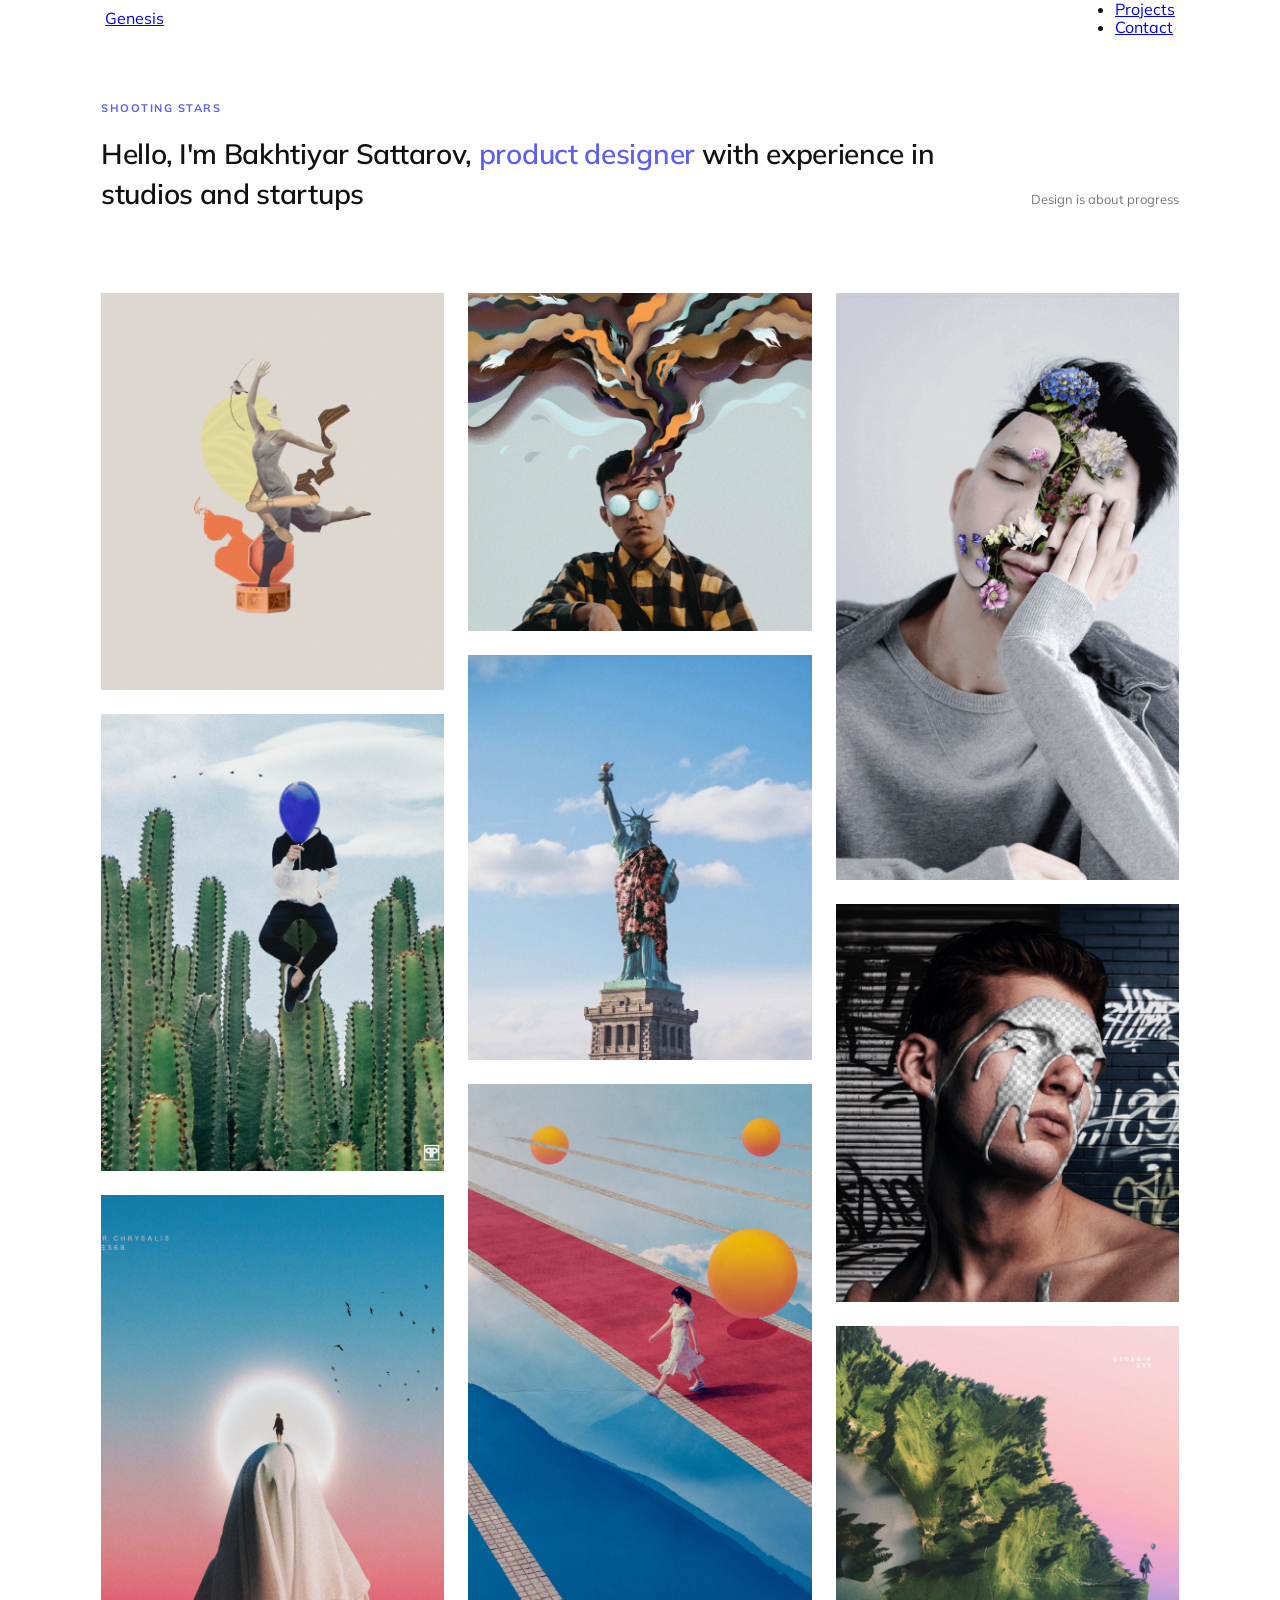
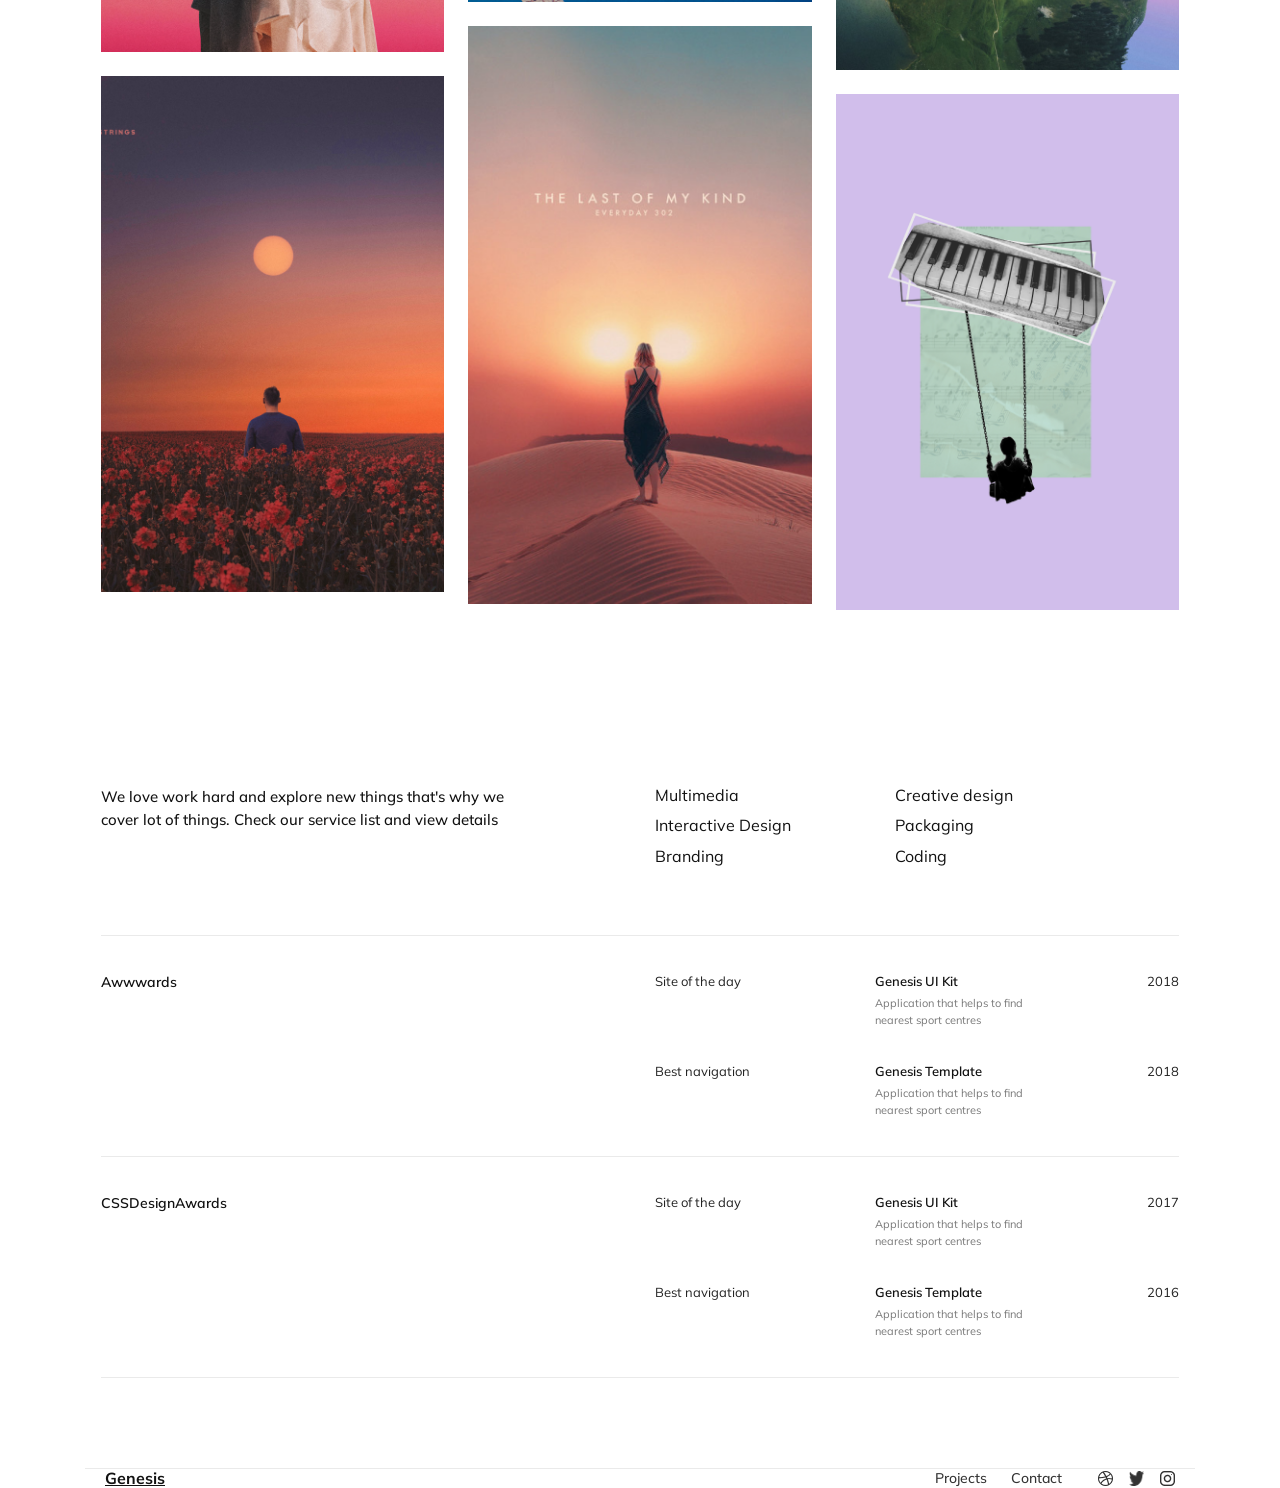
<file: index.html>
<!DOCTYPE html>
<html lang="en">

<head>
  <meta charset="UTF-8">
  <meta name="viewport" content="width=device-width, initial-scale=1.0">
  <title>Genesis - Home</title>

  <link rel="preconnect" href="https://fonts.googleapis.com">
  <link rel="preconnect" href="https://fonts.gstatic.com" crossorigin>
  <link href="https://fonts.googleapis.com/css2?family=Mulish:wght@400;700&display=swap" rel="stylesheet">

  <link rel="stylesheet" href="styles/normalize.css">
  <link rel="stylesheet" href="styles/style.css">
</head>

<body>


  <header class="navbar">
  <a href="index.html" class="navbar__logo">Genesis</a>

  <nav class="navbar__nav">
    <ul class="navbar__list">
      <li><a href="pages/project-details.html">Projects</a></li>
      <li><a href="pages/contact.html">Contact</a></li>
    </ul>
  </nav>
</header>

  <main class="home-container">


    <section class="hero-section">
      <p class="category-tag">Shooting Stars</p>
      <div class="hero-content">
        <h1 class="main-title">
          Hello, I'm Bakhtiyar Sattarov, <span class="highlight">product designer</span> with experience in studios and startups
        </h1>
        <div class="quote-block">
          <p class="quote-text">Design is about progress</p>
        </div>
      </div>
    </section>



    <section class="gallery-grid">
        <div class="project-card">
          <a href="pages/project-details.html">
            <img src="images/Rectangle-9.png" alt="Statuette">
          </a>
        </div>
        <div class="project-card">
          <a href="pages/project-details.html">
            <img src="images/Rectangle-12.png" alt="Cactus with purple background">
          </a>
        </div>
        <div class="project-card">
          <a href="pages/project-details.html">
            <img src="images/Rectangle-6.png" alt="Person with a ring light">
          </a>
        </div>
        <div class="project-card">
          <a href="pages/project-details.html">
            <img src="images/Rectangle-3.png" alt="Sunset over flower field">
          </a>
        </div>
        <div class="project-card">
          <a href="pages/project-details.html">
            <img src="images/Rectangle-10.png" alt="Smoke rising from head">
          </a>
        </div>
        <div class="project-card">
          <a href="pages/project-details.html">
            <img src="images/Rectangle-8.png" alt="Statue of liberty">
          </a>
        </div>
        <div class="project-card">
          <a href="pages/project-details.html">
            <img src="images/Rectangle-5.png" alt="Pool and red surface with person">
          </a>
        </div>
        <div class="project-card">
          <a href="pages/project-details.html">
            <img src="images/Rectangle-2.png" alt="Women walking in pink desert">
          </a>
        </div>
        <div class="project-card">
          <a href="pages/project-details.html">
            <img src="images/Rectangle-11.png" alt="Man with flowers around face">
          </a>
        </div>
        <div class="project-card">
          <a href="pages/project-details.html">
            <img src="images/Rectangle-7.png" alt="Man with white color in face">
          </a>
        </div>
        <div class="project-card">
          <a href="pages/project-details.html">
            <img src="images/Rectangle-1.png" alt="Projektbild 11">
          </a>
        </div>
        <div class="project-card">
          <a href="pages/project-details.html">
            <img src="images/Rectangle-4.png" alt="Projektbild 12">
          </a>
        </div>
      </section>



    <section class="services-section">
      <div class="services-header">
        <h2>We love work hard and explore new things that's why we cover lot of things. Check our service list and view
          details</h2>
      </div>
      <div class="services-list">
          <div class="services-col">
            <p>Multimedia</p>
            <p>Interactive Design</p>
            <p>Branding</p>
          </div>
          <div class="services-col">
            <p>Creative design</p>
            <p>Packaging</p>
            <p>Coding</p>
          </div>
        </div>
    </section>

    <section class="awards-section">
      <div class="award-block">
        <p class="award-org">Awwwards</p>
        <div class="award-entries">
          <div class="award-item">
            <p class="award-category">Site of the day</p>
            <div class="award-project">
              <strong>Genesis UI Kit</strong>
              <small>Application that helps to find nearest sport centres</small>
            </div>
            <p class="award-year">2018</p>
          </div>
          <div class="award-item">
            <p class="award-category">Best navigation</p>
            <div class="award-project">
              <strong>Genesis Template</strong>
              <small>Application that helps to find nearest sport centres</small>
            </div>
            <p class="award-year">2018</p>
          </div>
        </div>
      </div>

      <div class="award-block">
        <p class="award-org">CSSDesignAwards</p>
        <div class="award-entries">
          <div class="award-item">
            <p class="award-category">Site of the day</p>
            <div class="award-project">
              <strong>Genesis UI Kit</strong>
              <small>Application that helps to find nearest sport centres</small>
            </div>
            <p class="award-year">2017</p>
          </div>
          <div class="award-item">
            <p class="award-category">Best navigation</p>
            <div class="award-project">
              <strong>Genesis Template</strong>
              <small>Application that helps to find nearest sport centres</small>
            </div>
            <p class="award-year">2016</p>
          </div>
        </div>
      </div>
    </section>



  </main>


  <footer class="footer">
    <a href="index.html" class="logo">Genesis</a>
    <div class="footer-links">
      <a href="pages/project-details.html">Projects</a>
      <a href="pages/contact.html">Contact</a>
      <div class="social-icons">
        <a href="#"><img src="images/icon-dribbble.png" alt="Dribbble"></a>
        <a href="#"><img src="images/icon-twitter.png" alt="Twitter"></a>
        <a href="#"><img src="images/icon-instagram.png" alt="Instagram"></a>
      </div>
    </div>
  </footer>

</body>

</html>
</file>
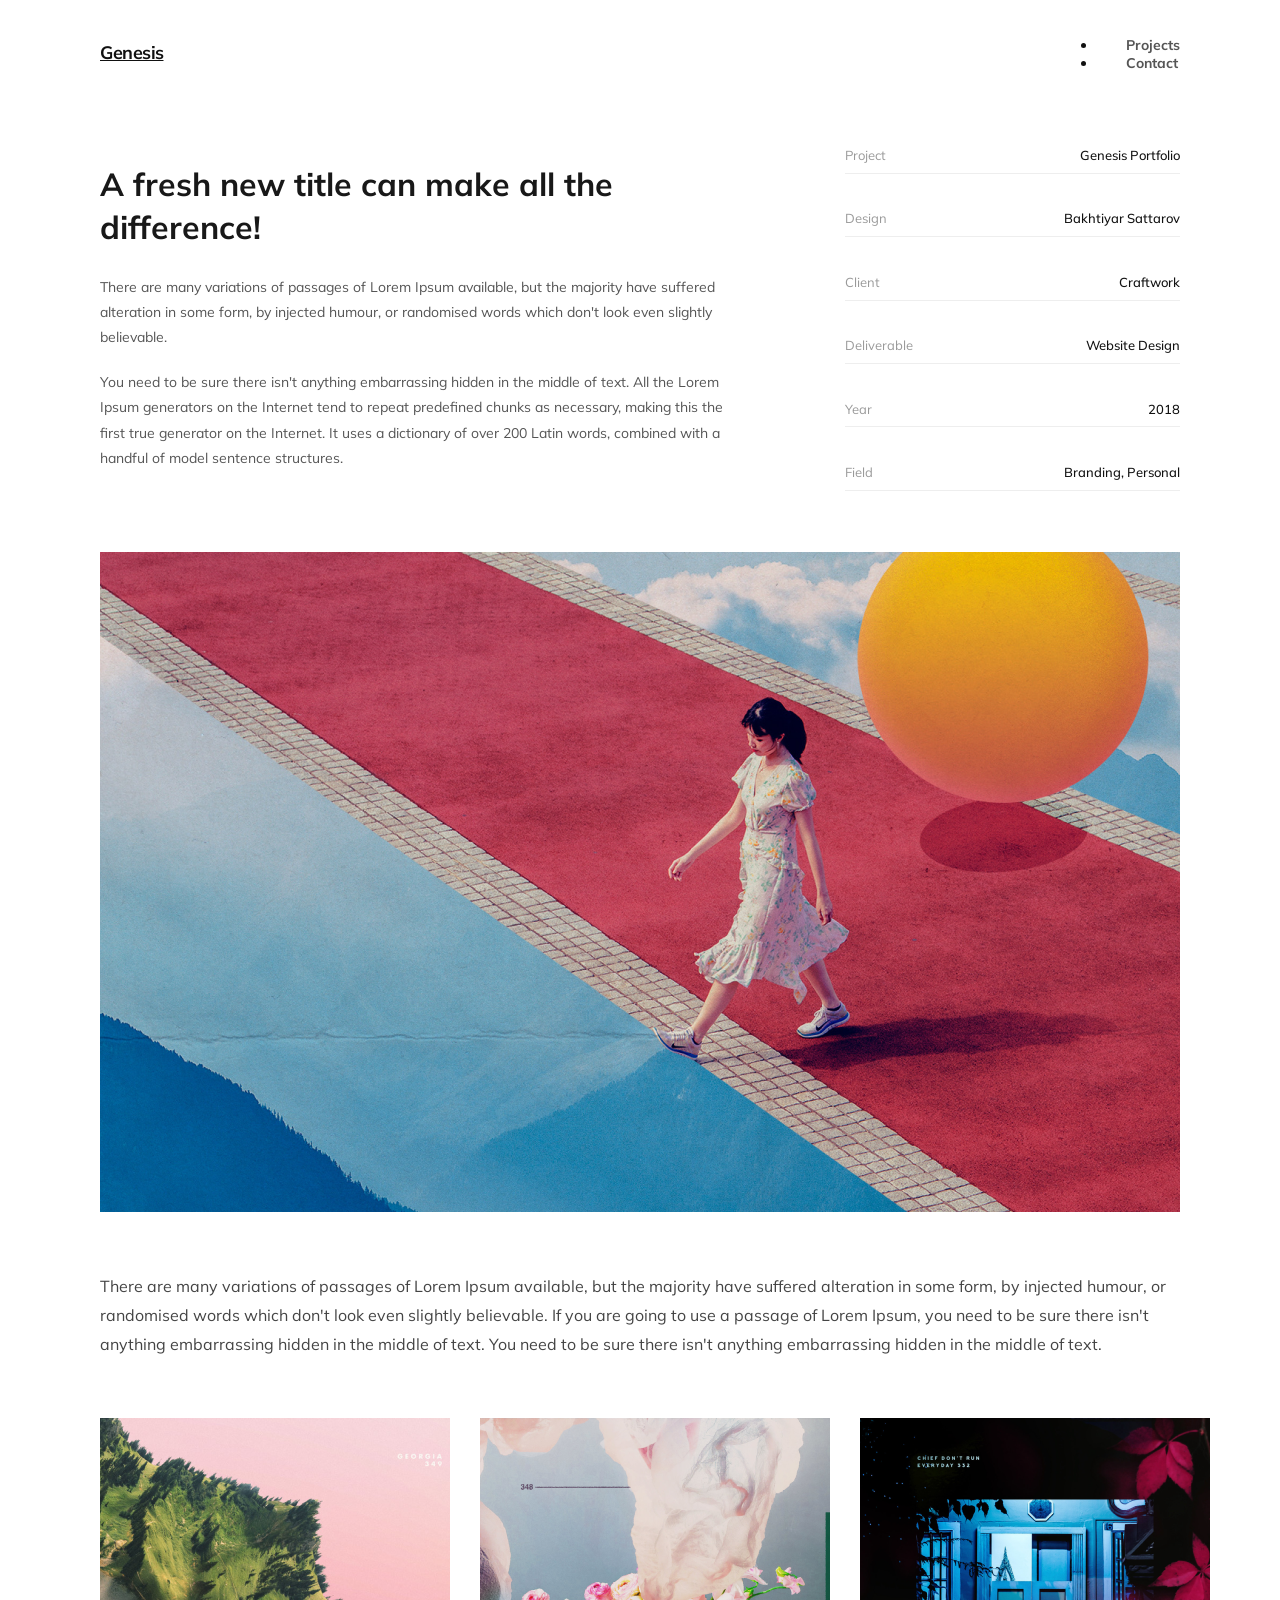
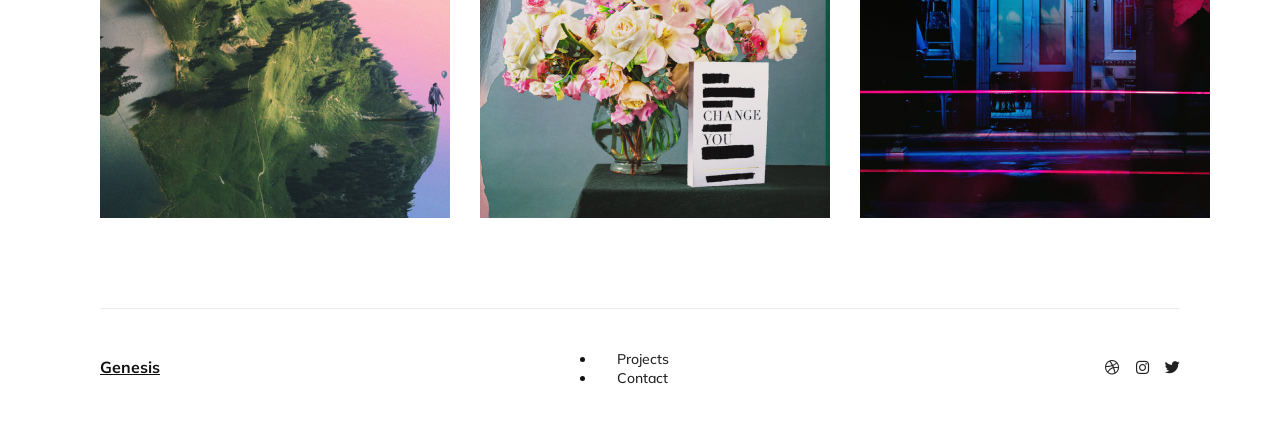
<file: pages/project-details.html>
<!DOCTYPE html>
<html lang="en">

<head>
    <meta charset="UTF-8">
    <meta name="viewport" content="width=device-width, initial-scale=1.0">
    <title>Genesis - Project Details</title>
    <link rel="stylesheet" href="../styles/normalize.css">
    <link rel="preconnect" href="https://fonts.googleapis.com">
    <link rel="preconnect" href="https://fonts.gstatic.com" crossorigin>
    <link href="https://fonts.googleapis.com/css2?family=Mulish:wght@400;500;600;700&display=swap" rel="stylesheet">

    <link rel="stylesheet" href="../styles/style.css">
    <link rel="stylesheet" href="https://cdnjs.cloudflare.com/ajax/libs/font-awesome/6.5.1/css/all.min.css">
</head>

<body>

    <div class="project-container">


        <header class="navbar">
            <a href="../index.html" class="logo">Genesis</a>
            <nav class="nav-links">
          <ul>
            <li><a href="project-details.html">Projects</a></li>
            <li><a href="contact.html">Contact</a></li>
          </ul>
        </nav>
        </header>


        <section class="project-hero">
            <div class="project-hero-left">
                <h1 class="project-title">A fresh new title can make all the difference!</h1>
                <div class="project-description">
                    <p>There are many variations of passages of Lorem Ipsum available, but the majority have suffered
                        alteration in some form, by injected humour, or randomised words which don't look even slightly
                        believable.</p>
                    <p>You need to be sure there isn't anything embarrassing hidden in the middle of text. All the Lorem
                        Ipsum generators on the Internet tend to repeat predefined chunks as necessary, making this the
                        first true generator on the Internet. It uses a dictionary of over 200 Latin words, combined
                        with a handful of model sentence structures.</p>
                </div>
            </div>

            <div class="project-meta">
                <div class="meta-item">
                <p class="meta-label">Project</p>
                <p class="meta-value">Genesis Portfolio</p>
                 </div>
                  <div class="meta-item">
          <p class="meta-label">Design</p>
          <p class="meta-value">Bakhtiyar Sattarov</p>
        </div>
        <div class="meta-item">
          <p class="meta-label">Client</p>
          <p class="meta-value">Craftwork</p>
        </div>
        <div class="meta-item">
          <p class="meta-label">Deliverable</p>
          <p class="meta-value">Website Design</p>
        </div>
        <div class="meta-item">
          <p class="meta-label">Year</p>
          <p class="meta-value">2018</p>
        </div>
        <div class="meta-item">
          <p class="meta-label">Field</p>
          <p class="meta-value">Branding, Personal</p>
        </div>
      </div>
        </section>


        <section class="project-main-image">
            <img src="../images/details-hero.png" alt="Project Hero Image">
        </section>


        <section class="project-mid-text">
            <p>There are many variations of passages of Lorem Ipsum available, but the majority have suffered alteration
                in some form, by injected humour, or randomised words which don't look even slightly believable. If you
                are going to use a passage of Lorem Ipsum, you need to be sure there isn't anything embarrassing hidden
                in the middle of text. You need to be sure there isn't anything embarrassing hidden in the middle of
                text.</p>
        </section>


        <section class="project-gallery">
      <div class="gallery-col"><img src="../images/details-1.png" alt="Close-up of minimalist artwork and design typography"></div>
      <div class="gallery-col"><img src="../images/details-2.png" alt="Studio lighting on modern product showcase"></div>
      <div class="gallery-col"><img src="../images/details-3.png" alt="Creative portrait photo in editorial setting"></div>
    </section>

        <footer class="footer">
            <a href="../index.html" class="footer-logo">Genesis</a>
            <div class="footer-links">
            <ul>
              <li><a href="project-details.html">Projects</a></li>
              <li><a href="contact.html">Contact</a></li>
            </ul>
          </div>
          <div class="footer-social">
            <a href="#"><i class="fa-brands fa-dribbble"></i></a>
            <a href="#"><i class="fa-brands fa-instagram"></i></a>
            <a href="#"><i class="fa-brands fa-twitter"></i></a>
            </div>
        </footer>

    </div>

</body>

</html>
</file>
<file: styles/style.css>
@charset "UTF-8";
.navbar {
  display: -webkit-box;
  display: -ms-flexbox;
  display: flex;
  -webkit-box-pack: justify;
      -ms-flex-pack: justify;
          justify-content: space-between;
  -webkit-box-align: center;
      -ms-flex-align: center;
          align-items: center;
  padding: 60px 0 40px 0;
}
.navbar .logo {
  font-family: "Mulish", sans-serif;
  font-weight: 700;
  font-size: 20px;
  color: #111111;
  letter-spacing: -0.5px;
}
.navbar .nav-links {
  display: -webkit-box;
  display: -ms-flexbox;
  display: flex;
  gap: 30px;
}
.navbar .nav-links a {
  font-family: "Mulish", sans-serif;
  font-size: 18px;
  font-weight: 700;
  color: #111111;
  text-decoration: none;
  -webkit-transition: opacity 0.2s ease;
  transition: opacity 0.2s ease;
}
.navbar .nav-links a:hover {
  opacity: 0.7;
}
.navbar .nav-links a.active {
  opacity: 1;
}

.footer {
  display: -webkit-box;
  display: -ms-flexbox;
  display: flex;
  -webkit-box-pack: justify;
      -ms-flex-pack: justify;
          justify-content: space-between;
  -webkit-box-align: center;
      -ms-flex-align: center;
          align-items: center;
  padding: 40px 0 60px;
  border-top: 1px solid #eaeaea;
  margin-top: 60px;
}
.footer .logo {
  font-size: 16px;
  font-weight: 700;
  color: #111;
}
.footer .footer-links {
  display: -webkit-box;
  display: -ms-flexbox;
  display: flex;
  gap: 24px;
  -webkit-box-align: center;
      -ms-flex-align: center;
          align-items: center;
}
.footer .footer-links a {
  text-decoration: none;
  color: #333;
  font-size: 14px;
  font-weight: 500;
  -webkit-transition: color 0.2s ease;
  transition: color 0.2s ease;
}
.footer .footer-links a:hover {
  color: #000;
}
.footer .footer-links .social-icons {
  display: -webkit-box;
  display: -ms-flexbox;
  display: flex;
  gap: 16px;
  -webkit-box-align: center;
      -ms-flex-align: center;
          align-items: center;
  margin-left: 12px;
}
.footer .footer-links .social-icons img {
  width: 15px;
  height: 15px;
  display: block;
  opacity: 0.8;
  -webkit-transition: opacity 0.2s ease;
  transition: opacity 0.2s ease;
}
.footer .footer-links .social-icons img:hover {
  opacity: 1;
}

@media (max-width: 600px) {
  .footer {
    -webkit-box-orient: vertical;
    -webkit-box-direction: normal;
        -ms-flex-direction: column;
            flex-direction: column;
    gap: 20px;
    -webkit-box-align: start;
        -ms-flex-align: start;
            align-items: flex-start;
  }
}
.services-section {
  width: 100%;
  display: -ms-grid;
  display: grid;
  -ms-grid-columns: 460px 220px 1fr;
  grid-template-columns: 460px 220px 1fr;
  -webkit-box-align: start;
      -ms-flex-align: start;
          align-items: flex-start;
  padding: 91px 0 60px;
  -webkit-box-sizing: border-box;
          box-sizing: border-box;
}
.services-section .services-header {
  max-width: 320px;
}
.services-section .services-header h2 {
  font-size: 15px;
  line-height: 1.5;
  font-weight: 500;
  color: #111;
  margin: 0;
}
.services-section .services-list {
  -ms-grid-column: 2;
  -ms-grid-column-span: 2;
  grid-column: 2/span 2;
  display: -ms-grid;
  display: grid;
  -ms-grid-columns: 220px 1fr;
  grid-template-columns: 220px 1fr;
}
.services-section .services-list .services-col {
  display: -webkit-box;
  display: -ms-flexbox;
  display: flex;
  -webkit-box-orient: vertical;
  -webkit-box-direction: normal;
      -ms-flex-direction: column;
          flex-direction: column;
  gap: 12px;
}
.services-section .services-list .services-col div {
  font-size: 13px;
  color: #666;
  cursor: pointer;
  -webkit-transition: color 0.2s ease;
  transition: color 0.2s ease;
}
.services-section .services-list .services-col div:hover {
  color: #000;
}

@media (max-width: 820px) {
  .services-section {
    -ms-grid-columns: 1fr;
    grid-template-columns: 1fr;
    gap: 30px;
    padding-top: 50px;
  }
  .services-section .services-list {
    -ms-grid-column: 1;
    grid-column: 1;
    -ms-grid-columns: 1fr 1fr;
    grid-template-columns: 1fr 1fr;
  }
}
.awards-section {
  width: 100%;
  padding: 10px 0 90px;
  -webkit-box-sizing: border-box;
          box-sizing: border-box;
}
.awards-section .award-block {
  display: -ms-grid;
  display: grid;
  -ms-grid-columns: 460px 1fr;
  grid-template-columns: 460px 1fr;
  padding: 38px 0;
  border-top: 1px solid #eaeaea;
}
.awards-section .award-block:last-child {
  border-bottom: 1px solid #eaeaea;
}
.awards-section .award-block .award-org {
  font-size: 14px;
  font-weight: 600;
  color: #111;
}
.awards-section .award-block .award-entries {
  display: -webkit-box;
  display: -ms-flexbox;
  display: flex;
  -webkit-box-orient: vertical;
  -webkit-box-direction: normal;
      -ms-flex-direction: column;
          flex-direction: column;
  gap: 36px;
}
.awards-section .award-block .award-entries .award-item {
  display: -ms-grid;
  display: grid;
  -ms-grid-columns: 220px 1fr auto;
  grid-template-columns: 220px 1fr auto;
  -webkit-box-align: start;
      -ms-flex-align: start;
          align-items: flex-start;
}
.awards-section .award-block .award-entries .award-item .award-category {
  font-size: 13px;
  color: #222;
}
.awards-section .award-block .award-entries .award-item .award-project {
  display: -webkit-box;
  display: -ms-flexbox;
  display: flex;
  -webkit-box-orient: vertical;
  -webkit-box-direction: normal;
      -ms-flex-direction: column;
          flex-direction: column;
  gap: 6px;
}
.awards-section .award-block .award-entries .award-item .award-project strong {
  font-size: 13px;
  font-weight: 600;
  color: #111;
}
.awards-section .award-block .award-entries .award-item .award-project small {
  font-size: 11px;
  line-height: 1.5;
  color: #777;
  max-width: 180px;
}
.awards-section .award-block .award-entries .award-item .award-year {
  font-size: 13px;
  color: #222;
  text-align: right;
}

@media (max-width: 820px) {
  .awards-section .award-block {
    -ms-grid-columns: 1fr;
    grid-template-columns: 1fr;
    gap: 16px;
  }
  .awards-section .award-block .award-entries .award-item {
    -ms-grid-columns: 1fr;
    grid-template-columns: 1fr;
    gap: 8px;
  }
  .awards-section .award-block .award-entries .award-item .award-year {
    text-align: left;
  }
}
* {
  margin: 0;
  padding: 0;
  -webkit-box-sizing: border-box;
          box-sizing: border-box;
}

body {
  font-family: "Mulish", sans-serif;
  color: #111111;
  background-color: #FFFFFF;
}

.home-container, .navbar, .footer {
  max-width: 1110px;
  margin: 0 auto;
  padding: 0 20px;
  -webkit-box-sizing: border-box;
          box-sizing: border-box;
}

.hero-section {
  padding-top: 60px;
  padding-bottom: 40px;
}
.hero-section .category-tag {
  display: inline-block;
  font-size: 11px;
  font-weight: 700;
  letter-spacing: 1.5px;
  text-transform: uppercase;
  color: #5d5fef;
  margin-bottom: 20px;
}
.hero-section .hero-content {
  display: -webkit-box;
  display: -ms-flexbox;
  display: flex;
  -webkit-box-pack: justify;
      -ms-flex-pack: justify;
          justify-content: space-between;
  -webkit-box-align: end;
      -ms-flex-align: end;
          align-items: flex-end;
  gap: 30px;
}
.hero-section .hero-content .main-title {
  font-size: 28px;
  line-height: 1.4;
  font-weight: 600;
  color: #111;
  margin: 0;
  letter-spacing: -0.3px;
}
.hero-section .hero-content .main-title .highlight {
  color: #5d5fef; /* Den lila/blå accentfärgen från Figma */
}
.hero-section .hero-content .quote-block {
  display: -webkit-box;
  display: -ms-flexbox;
  display: flex;
  -webkit-box-align: center;
      -ms-flex-align: center;
          align-items: center;
  gap: 8px;
  white-space: nowrap;
  margin-bottom: 6px;
}
.hero-section .hero-content .quote-block .quote-line {
  color: #777;
}
.hero-section .hero-content .quote-block .quote-text {
  font-size: 13px;
  color: #777;
  margin: 0;
}

@media (max-width: 820px) {
  .hero-section .hero-content {
    -webkit-box-orient: vertical;
    -webkit-box-direction: normal;
        -ms-flex-direction: column;
            flex-direction: column;
    -webkit-box-align: start;
        -ms-flex-align: start;
            align-items: flex-start;
    gap: 16px;
  }
}
.gallery-grid {
  -webkit-column-count: 3;
     -moz-column-count: 3;
          column-count: 3;
  -webkit-column-gap: 24px;
     -moz-column-gap: 24px;
          column-gap: 24px;
  margin-top: 40px;
  margin-bottom: 80px;
}
.gallery-grid .project-card {
  -webkit-column-break-inside: avoid;
     -moz-column-break-inside: avoid;
          break-inside: avoid;
  margin-bottom: 24px;
  width: 100%;
  overflow: hidden;
}
.gallery-grid .project-card img {
  width: 100%;
  height: auto;
  display: block;
  -webkit-transition: -webkit-transform 0.3s ease;
  transition: -webkit-transform 0.3s ease;
  transition: transform 0.3s ease;
  transition: transform 0.3s ease, -webkit-transform 0.3s ease;
}
.gallery-grid .project-card img:hover {
  -webkit-transform: scale(1.02);
          transform: scale(1.02);
}

@media (max-width: 768px) {
  .gallery-grid {
    -webkit-column-count: 2;
       -moz-column-count: 2;
            column-count: 2;
  }
}
@media (max-width: 480px) {
  .gallery-grid {
    -webkit-column-count: 1;
       -moz-column-count: 1;
            column-count: 1;
  }
}
.home-container {
  max-width: 1110px !important;
  margin: 0 auto !important;
  padding-left: 20px !important;
  padding-right: 20px !important;
  -webkit-box-sizing: border-box !important;
          box-sizing: border-box !important;
}

.services-section {
  display: -ms-grid !important;
  display: grid !important;
  -ms-grid-columns: 360px 220px 1fr !important;
  grid-template-columns: 360px 220px 1fr !important;
  padding-top: 80px !important;
  padding-bottom: 50px !important;
  width: 100% !important;
}
.services-section .services-header {
  max-width: 290px !important;
}
.services-section .services-list {
  -ms-grid-column: 2 !important;
  -ms-grid-column-span: 2 !important;
  grid-column: 2/span 2 !important;
  display: -ms-grid !important;
  display: grid !important;
  -ms-grid-columns: 220px 1fr !important;
  grid-template-columns: 220px 1fr !important;
}

.awards-section {
  width: 100% !important;
}
.awards-section .award-block {
  display: -ms-grid !important;
  display: grid !important;
  -ms-grid-columns: 360px 1fr !important;
  grid-template-columns: 360px 1fr !important;
}
.awards-section .award-block .award-entries .award-item {
  display: -ms-grid !important;
  display: grid !important;
  -ms-grid-columns: 220px 1fr auto !important;
  grid-template-columns: 220px 1fr auto !important;
}

.home-container {
  max-width: 1108px !important;
  margin: 0 auto !important;
  padding: 0 15px !important;
  box-sizing: border-box !important;
}

.services-section {
  display: grid !important;
  grid-template-columns: 554px 240px 1fr !important;
  width: 100% !important;
  max-width: 1108px !important;
  margin: 0 auto !important;
  padding: 80px 0 60px !important;
  box-sizing: border-box !important;
}

.services-section .services-header {
  max-width: 440px !important;
}

.services-section .services-list {
  grid-column: 2 / span 2 !important;
  display: grid !important;
  grid-template-columns: 240px 1fr !important;
}

.awards-section {
  width: 100% !important;
  max-width: 1108px !important;
  margin: 0 auto !important;
  box-sizing: border-box !important;
}

.awards-section .award-block {
  display: grid !important;
  grid-template-columns: 554px 1fr !important;
}

.awards-section .award-item {
  display: grid !important;
  grid-template-columns: 240px 1fr auto !important;
}

.project-container {
  max-width: 1110px;
  margin: 0 auto;
  padding: 0 15px;
  box-sizing: border-box;
}

.project-container .navbar {
  display: flex;
  justify-content: space-between;
  align-items: center;
  padding: 35px 0 20px;
}

.project-container .navbar .logo {
  font-size: 18px;
  font-weight: 700;
  color: #111;
}

.project-container .nav-links a {
  text-decoration: none;
  color: #555;
  margin-left: 28px;
  font-size: 14px;
}

.project-hero {
  display: flex;
  justify-content: space-between;
  align-items: flex-end; 
  padding-top: 50px;
  margin-bottom: 61px;  
  gap: 40px;
}

.project-hero-left {
  max-width: 635px;
}

.project-title {
  font-size: 32px;
  line-height: 1.35;
  font-weight: 700;
  color: #181818;
  margin-bottom: 25px;
}

.project-description p {
  font-size: 14px;
  line-height: 1.8;
  color: #555;
  margin-bottom: 20px;
}

.project-meta {
  width: 335px;
  display: flex;
  flex-direction: column;
  justify-content: space-between;
  height: 343px;         
  box-sizing: border-box;
}

.meta-item {
  display: flex;
  justify-content: space-between;
  align-items: center;
  font-size: 13px;
  border-bottom: 1px solid #eeeeee;
  padding-bottom: 10px;
}

.meta-label {
  color: #999999;
  font-weight: 400;
}

.meta-value {
  color: #111111;
  font-weight: 500;
  text-align: right;
}

.project-main-image {
  width: 100%;
  margin-bottom: 60px;
}

.project-main-image img {
  width: 100%;
  height: 660px;
  object-fit: cover;
  display: block;
}

.project-mid-text {
  max-width: 1110px;
  margin-bottom: 60px;
}

.project-mid-text p {
  font-size: 16px;
  line-height: 1.8;
  color: #444;
}

/* Galleri */
.project-gallery {
  display: grid;
  grid-template-columns: repeat(3, 350px);
  justify-content: space-between;
  gap: 30px;
  margin-bottom: 90px;
}

.project-gallery .gallery-col img {
  width: 100%;
  height: 400px;
  object-fit: cover;
  display: block;
}
.project-card a {
  display: block;
  width: 100%;
  height: 100%;
  text-decoration: none;
}

.project-card a img {
  display: block;
  width: 100%;
  height: auto;
}
.project-container .footer {
  display: flex;
  justify-content: space-between;
  align-items: center;
  padding: 40px 0 60px;
  margin-top: 40px;
  border-top: 1px solid #ebebeb;
}

.project-container .footer-logo {
  font-size: 16px;
  font-weight: 700;
  color: #111;
}

.project-container .footer-right {
  display: flex;
  align-items: center;
  gap: 32px;
}

.project-container .footer-links a {
  text-decoration: none;
  color: #222;
  font-size: 14px;
  margin-left: 20px;
}

.project-container .footer-social {
  display: flex;
  gap: 16px;
}

.project-container .footer-social a {
  color: #222;
  font-size: 15px;
  text-decoration: none;
  transition: color 0.2s ease;
}

.project-container .footer-social a:hover {
  color: #777;
}

.contact-container {
  max-width: 1110px;
  margin: 0 auto;
  padding: 0 15px;
  box-sizing: border-box;
}

.contact-container .navbar {
  display: flex;
  justify-content: space-between;
  align-items: center;
  padding: 35px 0 20px;
}

.contact-container .navbar .logo a {
  font-size: 18px;
  font-weight: 700;
  color: #111;
  text-decoration: none;
}

.contact-container .nav-links a {
  text-decoration: none;
  color: #555;
  margin-left: 28px;
  font-size: 14px;
}

.contact-container .nav-links a.active {
  color: #111;
  font-weight: 600;
}

.contact-hero {
  display: flex;
  justify-content: space-between;
  align-items: flex-start;
  padding-top: 110px;
  margin-bottom: 60px;
  gap: 40px;
}

.contact-intro {
  width: 475px;
}

.contact-title {
  font-size: 32px;
  line-height: 1.3;
  font-weight: 700;
  color: #181818;
  margin-bottom: 25px;
}

.contact-desc {
  font-size: 15px;
  line-height: 1.7;
  color: #777;
  max-width: 445px;
}

.contact-form-wrapper {
  width: 475px;
  height: 291px; 
  margin-top: 21px; 
}

.contact-form {
  display: flex;
  flex-direction: column;
  justify-content: space-between;
  height: 100%;
}

.contact-form .form-group input,
.contact-form .form-group textarea {
  width: 100%;
  border: none;
  border-bottom: 1px solid #e0e0e0;
  padding: 8px 0;
  font-family: inherit;
  font-size: 14px;
  color: #111;
  outline: none;
  background: transparent;
  box-sizing: border-box;
}

.contact-form .form-group textarea {
  resize: none;
}

.contact-form .form-group input::placeholder,
.contact-form .form-group textarea::placeholder {
  color: #aaa;
}

.contact-form .form-group input:focus,
.contact-form .form-group textarea:focus {
  border-bottom-color: #111;
}

.btn-submit {
  align-self: flex-start;
  background-color: #4b48ff;
  color: #fff;
  border: none;
  border-radius: 4px;
  padding: 12px 28px;
  font-size: 14px;
  font-weight: 500;
  cursor: pointer;
}

.contact-map {
  width: 100%;
  margin-bottom: 60px;
}

.contact-map img {
  width: 100%;
  height: 570px;
  object-fit: cover;
  display: block;
}

.contact-container .footer {
  display: flex;
  justify-content: space-between;
  align-items: center;
  padding: 35px 0 50px;
  border-top: 1px solid #eeeeee;
}

.contact-container .footer-logo {
  font-size: 16px;
  font-weight: 700;
  color: #111;
}

.contact-container .footer-right {
  display: flex;
  align-items: center;
  gap: 30px;
}

.contact-container .footer-links a {
  text-decoration: none;
  color: #111;
  font-size: 14px;
  margin-left: 20px;
}

.contact-container .footer-social {
  display: flex;
  align-items: center;
  gap: 15px;
}

.contact-container .footer-social a {
  color: #111;
  font-size: 14px;
  text-decoration: none;
}
</file>
